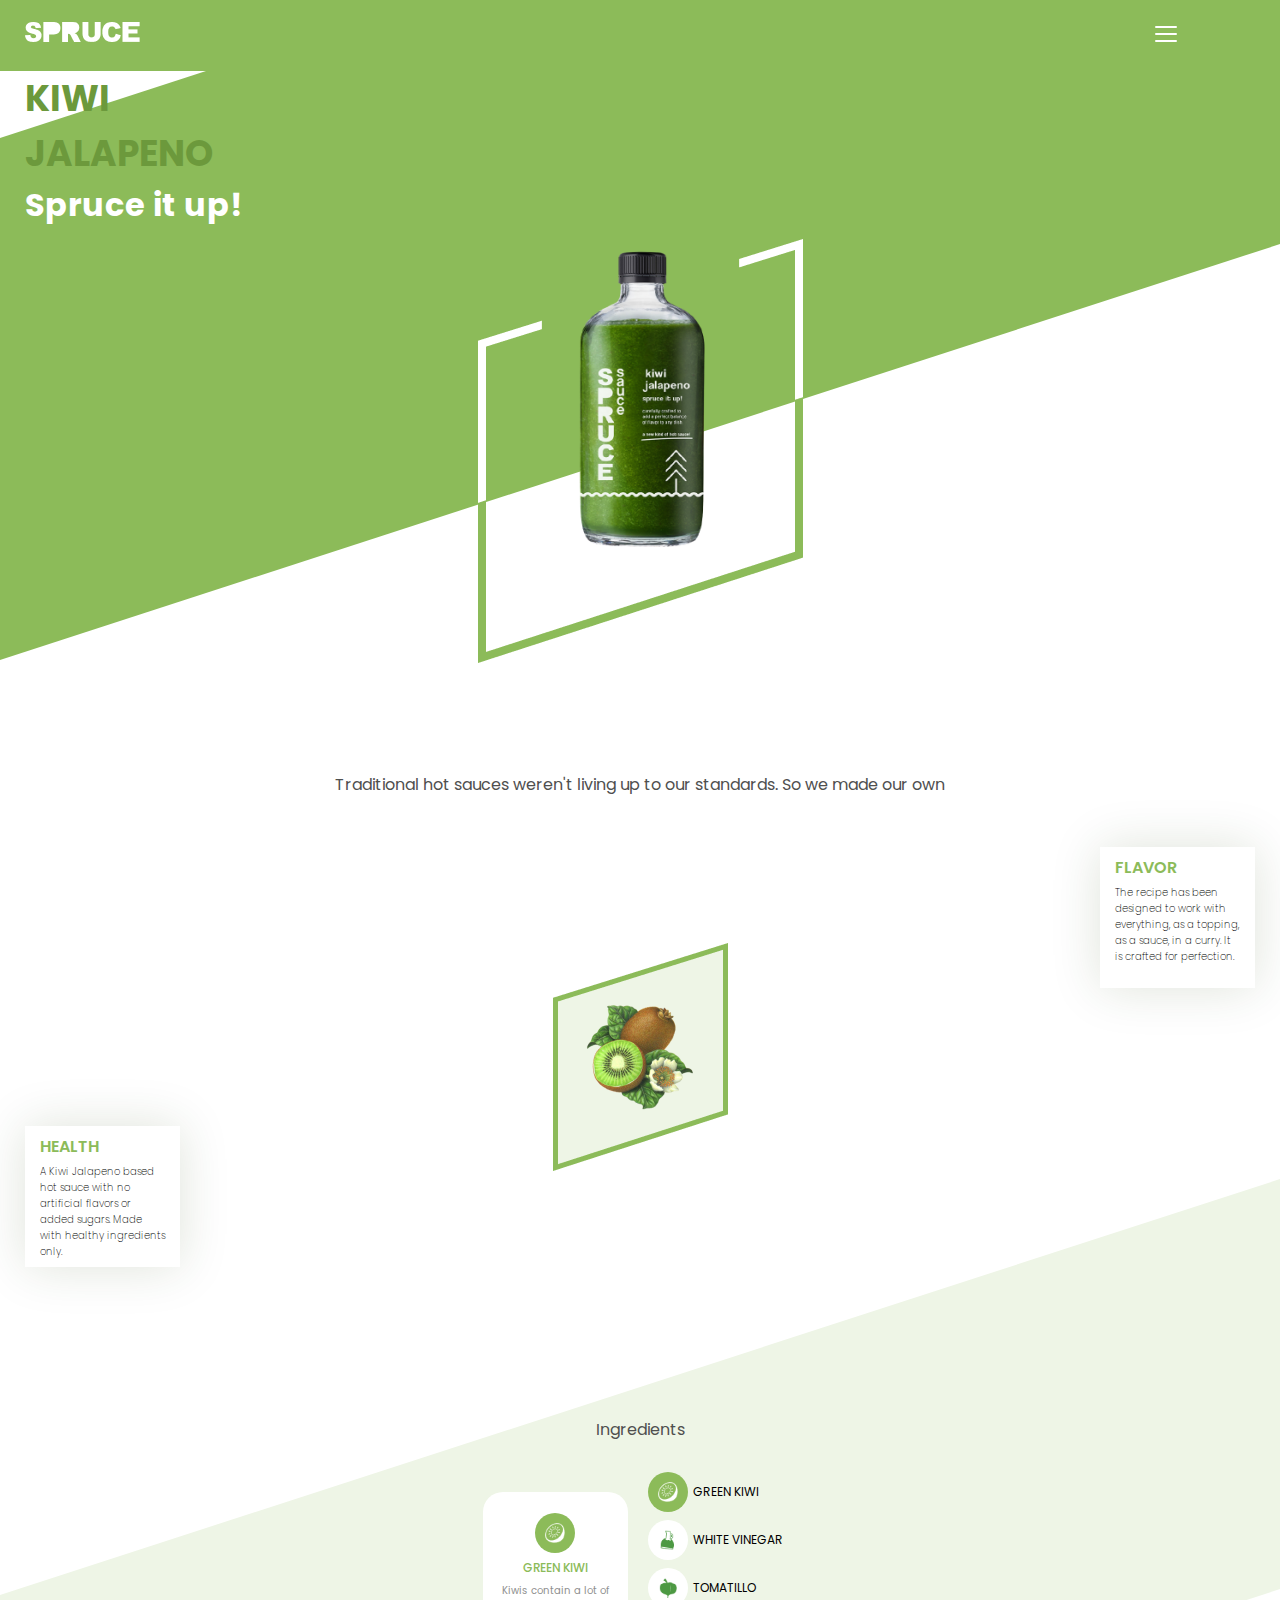
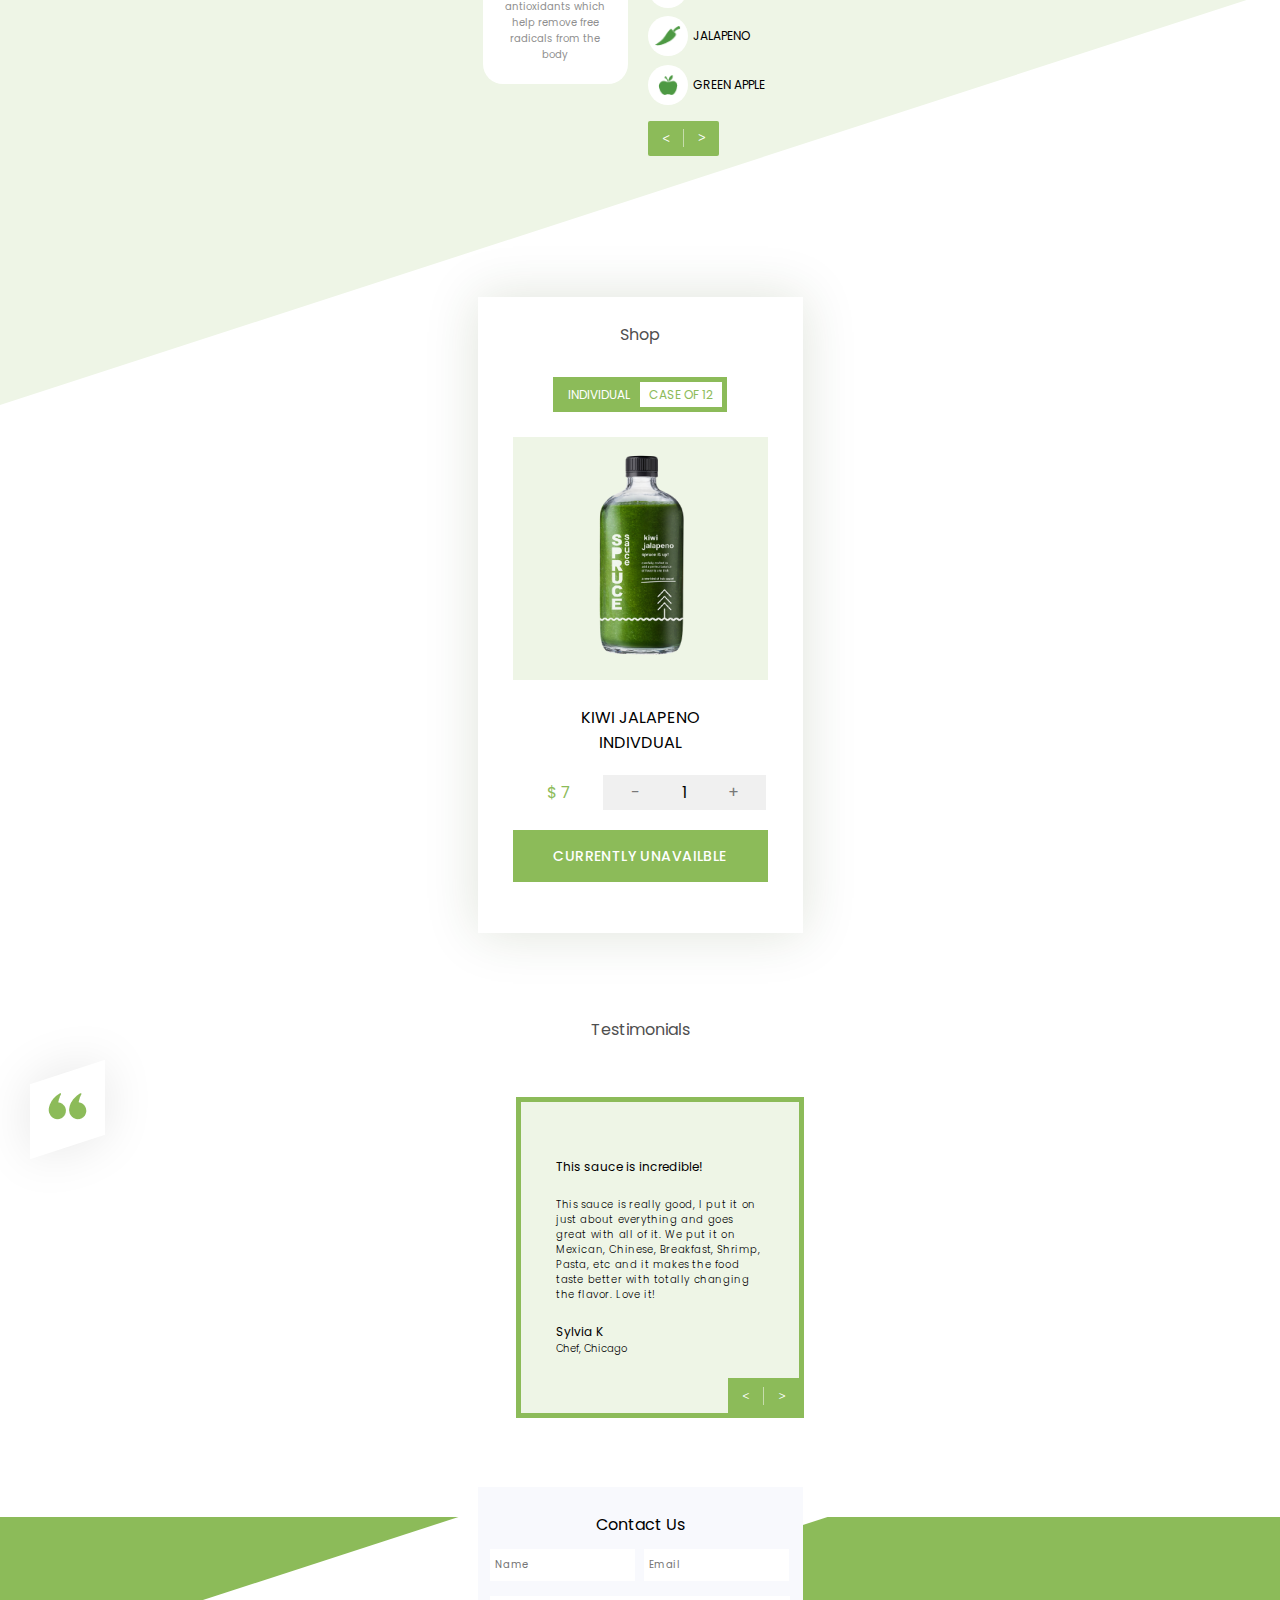
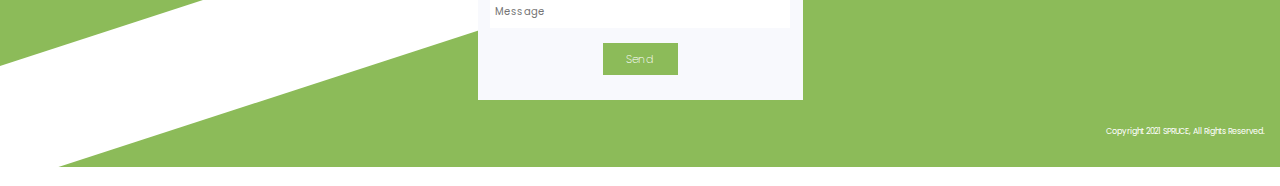
<file: index.html>
<!DOCTYPE html>
<html lang="en">
	<head>
		<meta charset="UTF-8" />
		<meta name="viewport" content="width=device-width, initial-scale=1.0" />
		<link rel="apple-touch-icon" sizes="180x180" href="./img/favicon/apple-touch-icon.png" />
		<link rel="icon" type="image/png" sizes="32x32" href="./img/favicon/favicon-32x32.png" />
		<link rel="icon" type="image/png" sizes="16x16" href="./img/favicon/favicon-16x16.png" />
		<link rel="manifest" href="./img/favicon/site.webmanifest" />
		<link rel="stylesheet" href="./style/style.css" />
		<link rel="preconnect" href="https://fonts.gstatic.com" />
		<link
			href="https://fonts.googleapis.com/css2?family=Poppins:wght@100;200;300;400;500;600;700;800;900&display=swap"
			rel="stylesheet"
		/>
		<title>Spruce Sauce</title>
	</head>
	<body>
		<div class="nav-bar" id="home-section-anchor">
			<div class="spruce-logo">
				<a href="index.html">
					<img src="./img/white-logo-mobile.png" alt="Spruce Logo" />
				</a>
			</div>
			<div id="hamburger-button">
				<span></span>
				<span></span>
				<span></span>
			</div>
		</div>
		<div class="side-nav-bar">
			<div class="side-nav-bar-menu">
				<a href="#home-section-anchor">Home</a>
				<a href="#about-section-anchor">About</a>
				<a href="#ingredient-section-anchor">Ingredients</a>
				<a href="#shop-section-anchor">Shop</a>
				<a href="#testimonial-section-anchor">Testimonials</a>
				<a href="#contact-section-anchor">Contact</a>
			</div>
		</div>
		<div class="welcome-section">
			<div class="welcome-section-unskew">
				<div class="kiwi-jalapeno-title">
					<h1>Kiwi<br />Jalapeno</h1>
				</div>
				<div class="spruce-it-up-title">
					<h1>Spruce it up!</h1>
				</div>
				<div class="welcome-bottle">
					<img src="./img/bottle-border-mobile.png" alt="Spruce Bottle" />
				</div>
			</div>
		</div>
		<div id="about-section-anchor"></div>
		<div class="about-section">
			<div class="section-header">
				<p>Traditional hot sauces weren't living up to our standards. So we made our own</p>
			</div>
			<div class="about-section-image">
				<div class="about-card flavor-card">
					<div class="card-title">
						<span>Flavor</span>
					</div>
					<div class="card-description">
						<p>
							The recipe has been designed to work with everything, as a topping, as a sauce, in a curry. It is crafted
							for perfection.
						</p>
					</div>
				</div>
				<div class="about-card health-card">
					<div class="card-title">
						<span>Health</span>
					</div>
					<div class="card-description">
						<p>
							A Kiwi Jalapeno based hot sauce with no artificial flavors or added sugars. Made with healthy ingredients
							only.
						</p>
					</div>
				</div>
			</div>
		</div>
		<div id="ingredient-section-anchor"></div>
		<div class="ingredient-section">
			<div class="ingredient-section-unskew">
				<div class="section-header">
					<p>Ingredients</p>
				</div>
				<div class="ingredients-outer">
					<div class="zoomed-ingredient-outer">
						<div class="zoomed-ingredient">
							<div class="zoomed-ingredient-icon">
								<div class="zoomed-ingredient-icon-circle">
									<img class="zoomed-ingredient-icon-png" src="./img/icons/Kiwi-3.png" alt="Kiwi Icon" />
								</div>
							</div>
							<div class="zoomed-ingredient-title">Green Kiwi</div>
							<div class="zoomed-ingredient-description">
								Kiwis contain a lot of antioxidants which help remove free radicals from the body
							</div>
						</div>
					</div>
					<div class="ingredient-list-outer">
						<div class="ingredient-list-inner" id="ingredient-list-1">
						<div class="ingredient-outer">
							<div class="ingredient-icon-outer ingredient-icon-selected">
								<img src="./img/icons/Kiwi-3.png" alt="Kiwi Icon" class="ingredient-icon-png" />
							</div>
							<div class="ingredient-title">Green Kiwi</div>
						</div>
						<div class="ingredient-outer">
							<div class="ingredient-icon-outer">
								<img src="./img/icons/Vinegar-2.png" alt="Vinegar Icon" class="ingredient-icon-png" />
							</div>
							<div class="ingredient-title">White Vinegar</div>
						</div>
						<div class="ingredient-outer">
							<div class="ingredient-icon-outer">
								<img src="./img/icons/Tomatiilo-2.png" alt="Tomatiilo Icon" class="ingredient-icon-png" />
							</div>
							<div class="ingredient-title">Tomatillo</div>
						</div>
						<div class="ingredient-outer">
							<div class="ingredient-icon-outer">
								<img src="./img/icons/Jalapeno-2.png" alt="Jalapeno Icon" class="ingredient-icon-png" />
							</div>
							<div class="ingredient-title">Jalapeno</div>
						</div>
						<div class="ingredient-outer">
							<div class="ingredient-icon-outer">
								<img src="./img/icons/Apple-2.png" alt="Apple Icon" class="ingredient-icon-png" />
							</div>
							<div class="ingredient-title">Green Apple</div>
						</div>
						</div>
						<div class="ingredient-list-inner" id="ingredient-list-2">
							<div class="ingredient-outer">
								<div class="ingredient-icon-outer">
									<img src="./img/icons/Lime-2.png" alt="Lime Icon" class="ingredient-icon-png" />
								</div>
								<div class="ingredient-title">Lime</div>
							</div>
							<div class="ingredient-outer">
								<div class="ingredient-icon-outer">
									<img src="./img/icons/Onion-2.png" alt="Onion Icon" class="ingredient-icon-png" />
								</div>
								<div class="ingredient-title">Onion</div>
							</div>
							<div class="ingredient-outer">
								<div class="ingredient-icon-outer">
									<img src="./img/icons/Miso-2.png" alt="Miso Icon" class="ingredient-icon-png" />
								</div>
								<div class="ingredient-title">White Miso</div>
							</div>
							<div class="ingredient-outer">
								<div class="ingredient-icon-outer">
									<img src="./img/icons/Ginger-2.png" alt="Ginger Icon" class="ingredient-icon-png" />
								</div>
								<div class="ingredient-title">Ginger</div>
							</div>
							<div class="ingredient-outer">
								<div class="ingredient-icon-outer">
									<img src="./img/icons/Cilantro-2.png" alt="Cilantro Icon" class="ingredient-icon-png" />
								</div>
								<div class="ingredient-title">Cilanro</div>
							</div>
						</div>
						<div class="ingredient-list-inner" id="ingredient-list-3">
							<div class="ingredient-outer">
								<div class="ingredient-icon-outer">
									<img src="./img/icons/Garlic-2.png" alt="Garlic Icon" class="ingredient-icon-png" />
								</div>
								<div class="ingredient-title">Garlic</div>
							</div>
							<div class="ingredient-outer">
								<div class="ingredient-icon-outer">
									<img src="./img/icons/Cinammon-2.png" alt="Cinnamon Icon" class="ingredient-icon-png" />
								</div>
								<div class="ingredient-title">Cinmamon</div>
							</div>
							<div class="ingredient-outer">
								<div class="ingredient-icon-outer">
									<img src="./img/icons/Cumin-2.png" alt="Cumin Icon" class="ingredient-icon-png" />
								</div>
								<div class="ingredient-title">Cumin</div>
							</div>
							<div class="ingredient-outer">
								<div class="ingredient-icon-outer">
									<img src="./img/icons/Nutmeg-2.png" alt="Nutmeg Icon" class="ingredient-icon-png" />
								</div>
								<div class="ingredient-title">Nutmeg</div>
							</div>
							<div class="ingredient-outer">
								<div class="ingredient-icon-outer">
									<img src="./img/icons/Turmeric-2.png" alt="Turmeric Icon" class="ingredient-icon-png" />
								</div>
								<div class="ingredient-title">Turmeric</div>
							</div>
						</div>
					</div>
					<div class="ingredient-space-holder"></div>
					<div class="ingredient-buttons">
						<div class="ingredient-button-outer">
							<div class="ingredient-button ingredient-button-left"><span>&#5193;</span></div>
							<div class="ingredient-middle-line"></div>
							<div class="ingredient-button ingredient-button-right"><span>&#5193;</span></div>
						</div>
					</div>
				</div>
			</div>
		</div>
		<div id="shop-section-anchor"></div>
		<div class="shop-section">
			<div class="shop-card">
				<div class="section-header">
					<p>Shop</p>
				</div>
				<div class="shop-size-choice-outer">
					<div class="shop-size-choice selected-size-choice" id="shop-size-individual">Individual</div>
					<div class="shop-size-choice" id="shop-size-case">Case of 12</div>
				</div>
				<div class="shop-image">
					<img src="./img/spruce-bottle-mobile.png" alt="Spruce Bottle" />
				</div>
				<div class="shop-image-description">
					<p class="shop-image-description-flavor">Kiwi Jalapeno</p>
					<p class="shop-image-description-size">Indivdual</p>
				</div>
				<div class="price-add-minus">
					<div class="price-amount">
						<p>$ <span id='price-amount-amount'>7</span></p>
					</div>
					<div class="add-minus">
						<div class="amount-button" id="amount-minus">-</div>
						<div id="amount-amount">1</div>
						<div class="amount-button" id="amount-plus">+</div>
					</div>
				</div>
				<div class="add-to-cart-button">Currently Unavailble</div>
			</div>
		</div>
		<div id="testimonial-section-anchor"></div>
		<div class="testimonial-section">
			<div class="section-header">
				<p>Testimonials</p>
			</div>
			<div class="quote-hover">
				<div class="quote-hover-unskew">
					<img src="./img/quote-mobile.png" alt="" />
				</div>
			</div>
			<div class="testimonial-card">
				<div class="review-header">This sauce is incredible!</div>
				<div class="review-body">
					This sauce is really good, I put it on just about everything and goes great with all of it. We put it on Mexican, Chinese, Breakfast, Shrimp, Pasta, etc and it makes the food taste better with totally changing the flavor. Love it!
				</div>
				<div class="review-name-title">
					<div class="review-name">Sylvia K</div>
					<div class="review-title">Chef, Chicago</div>
				</div>
				<div class="review-buttons">
					<div class="review-button-outer">
						<div class="review-button review-button-left"><span>&#5193;</span></div>
						<div class="review-middle-line"></div>
						<div class="review-button review-button-right"><span>&#5193;</span></div>
					</div>
				</div>
			</div>
		</div>
		<div id="contact-section-anchor"></div>
		<div class="contact-section">
			<div class="contact-box">
				<div class="contact-header">
					<p>Contact Us</p>
				</div>
				<form class="contact-input"  action="https://formspree.io/f/xwkwjkyw" method="POST" target="formSending">
					<input type="text" name="name" placeholder="Name" class="contact-input-name" required></input>
					<input type="email" name="_replyto" placeholder="Email" class="contact-input-email" required></input>
					<input type="text" name="message" placeholder="Message" class="contact-input-message" required></input>
					<iframe name="formSending" style="display:none"></iframe>
					<button type="submit" class="contact-send">Send</button>
				</form>
				
			</div>
		</div>
		<div class="footer-section">
			<div class="spruce-logo">
				<a href="index.html">
					<img src="./img/white-logo-mobile.png" alt="Spruce Logo" />
				</a>
			</div>
			<div class="copyright-info">Copyright 2021 SPRUCE, All Rights Reserved.</div>
		</div>
		<script src="./js/app.js"></script>
	</body>
</html>
</file>
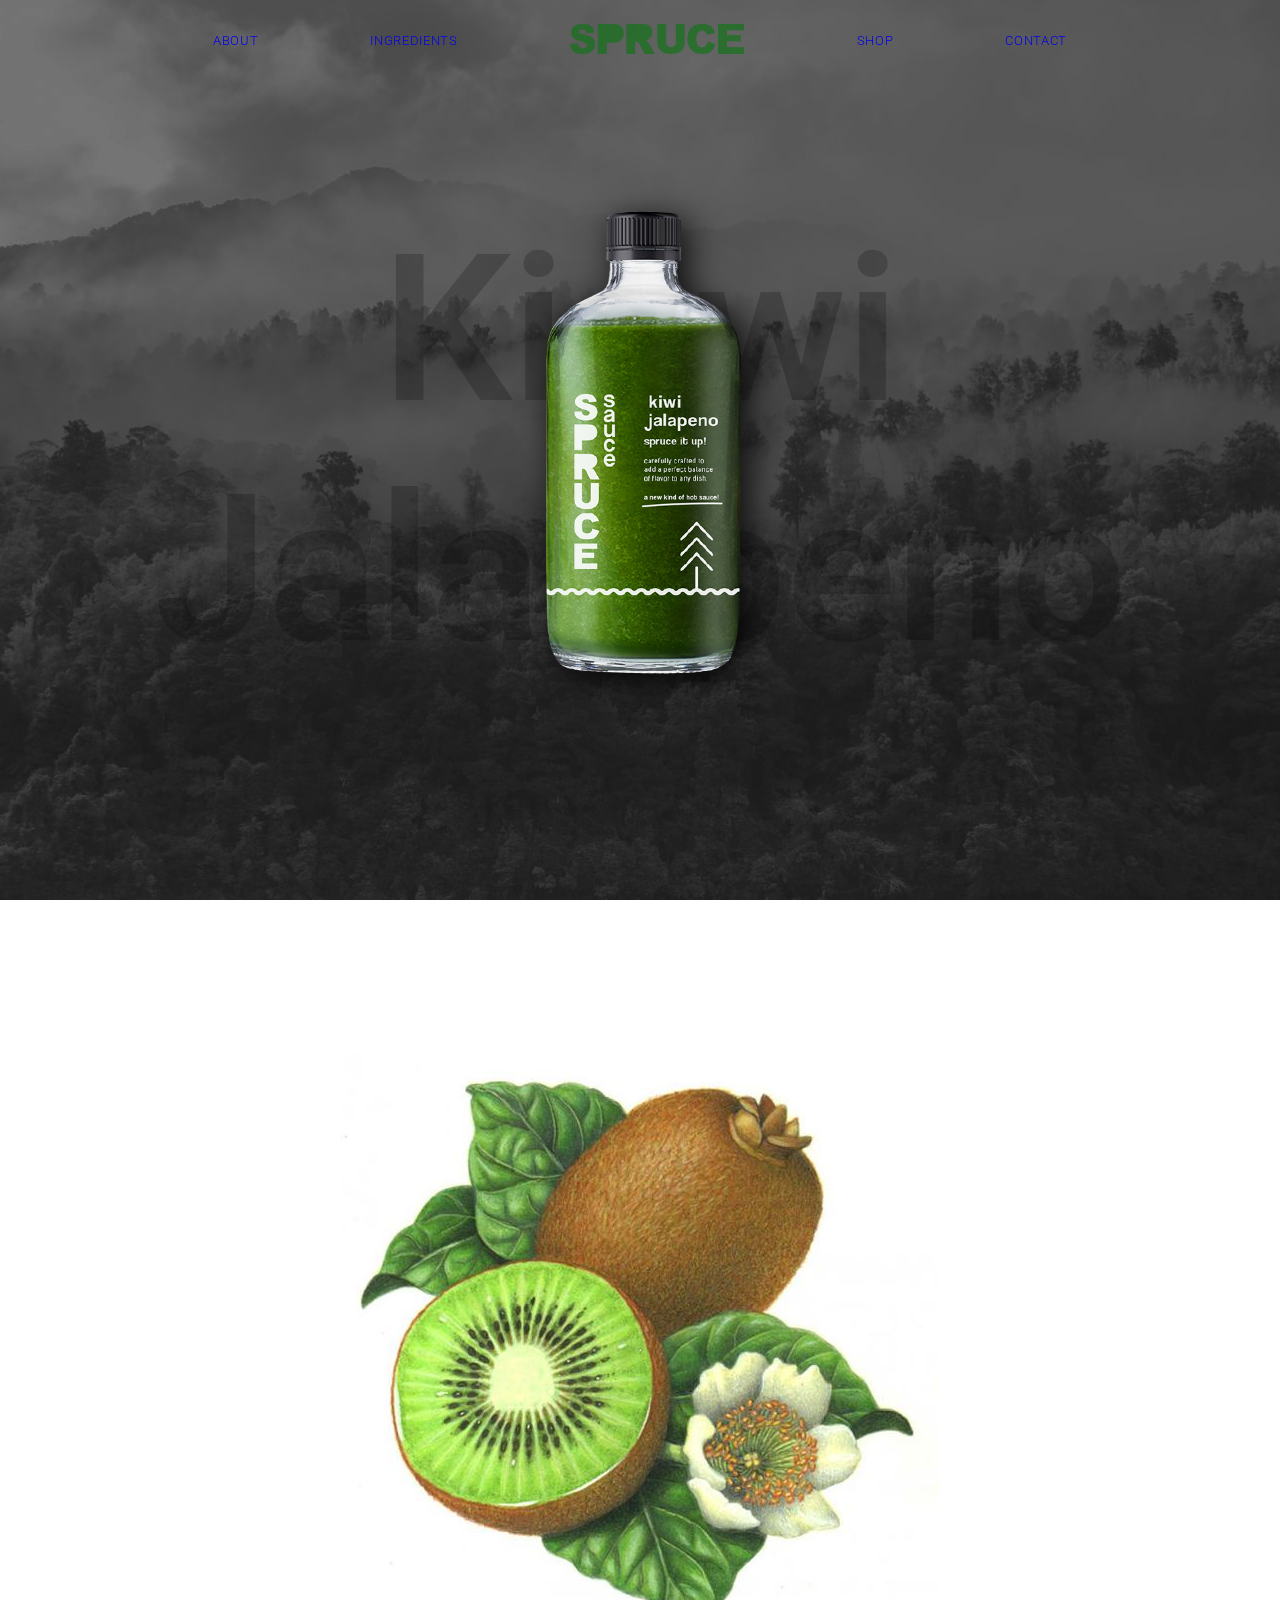
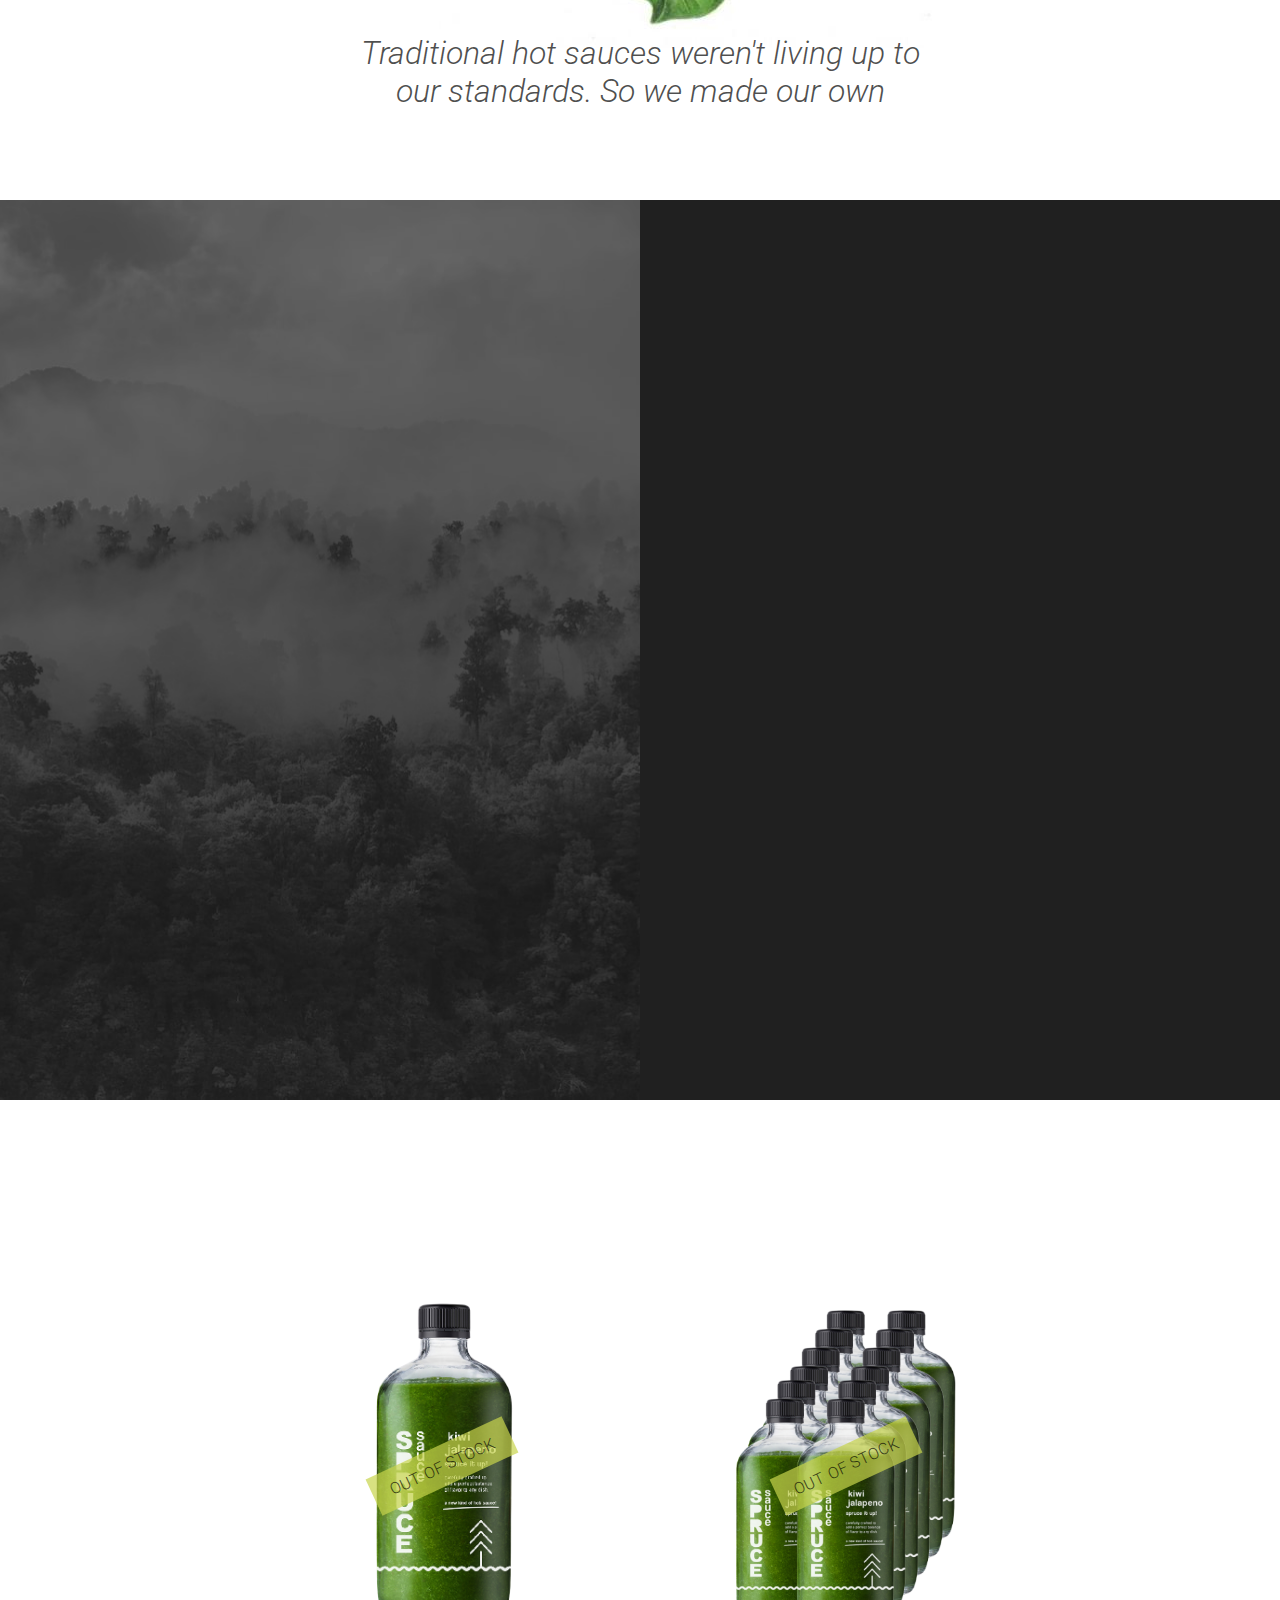
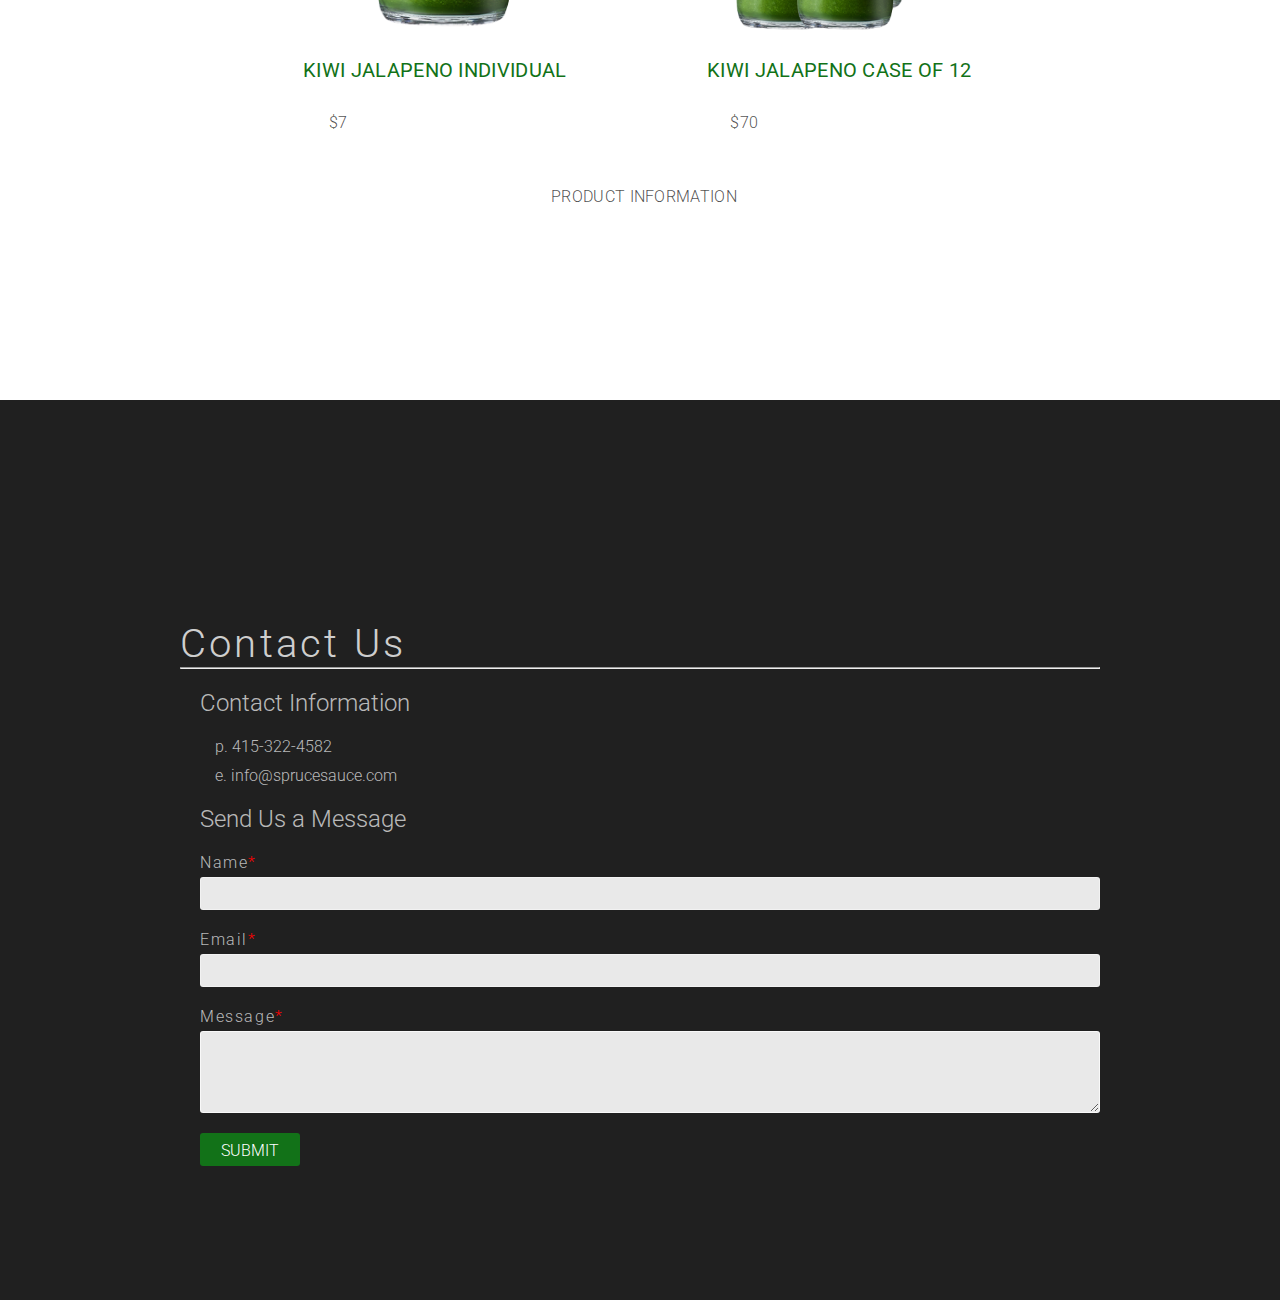
<file: old/index.html>
<!DOCTYPE html>
<html lang="en">
  <head>
    <meta charset="UTF-8" />
    <meta name="viewport" content="width=device-width, initial-scale=1.0" />
    <link rel="apple-touch-icon" sizes="180x180" href="/img/favicon/apple-touch-icon.png">
    <link rel="icon" type="image/png" sizes="32x32" href="/img/favicon/favicon-32x32.png">
    <link rel="icon" type="image/png" sizes="16x16" href="/img/favicon/favicon-16x16.png">
    <link rel="manifest" href="/img/favicon/site.webmanifest">
    <link rel="stylesheet" href="css/style.css" />
    <link
      href="https://fonts.googleapis.com/css2?family=Roboto:ital,wght@0,100;0,300;0,400;0,500;0,700;0,900;1,100;1,300;1,400;1,500;1,700;1,900&display=swap"
      rel="stylesheet"
    />
    <title>Spruce Sauce</title>
  </head>
  <body>
      <div class="nav-container">
        <div class="nav-bar">
          <ul>
            <li><a id="nav-bar-about-li-a" class="nav-bar-link" href="#about-section">About</a></li>
            <li><a id='nav-bar-ingredient-li-a' class="nav-bar-link" href="#ingredient-section">Ingredients</a></li>
            <li>
              <a class="nav-bar-link" href="#welcome-section">
                  <img id="nav-bar-spruce-logo" src="/img/logo/spruce-logo-g-7.png" alt="Spruce Logo">
              </a>
            </li>
            <li><a id='nav-bar-recipe-li-a' class="nav-bar-link" href="#recipe-section">Shop</a></li>
            <li><a id='nav-bar-contact-li-a' class="nav-bar-link" href="#contact-section">Contact</a></li>
            <!-- <li class="nav-bar-last-link"><a href="#"><img  id="nav-bar-shopping-logo" src="/img/cart-logo-l-7.png" alt="Shopping Cart" /></a></li> -->
          </ul>
        </div>
      </div>
      
      <div class="spruce-bottle-wrap">
        <img id="spruce-bottle" src="/img/spruce-bottle.png" alt="Spruce Bottle" />
      </div>

      <div id="welcome-section" class="welcome-wrap section-div">
        <div class="welcome-words">
          <p>Ki<span></span>wi</p><p>Jala<span></span>peno</p>
        </div>
      </div>

      <div id="about-section" class="about-wrap section-div">
        <hr class="about-section-hr">
        <div class="about-section-trio">
            
            <div id='about-section-trio-side-left' class="about-section-trio-side">
                <h4 class="about-subheader">Health</h4>
                <p class="about-section-trio-side-p">A Kiwi Jalapeno based hot sauce with no artificial flavors or added sugars. Made with healthy ingredients only.</p>
            </div>
            <div class="about-section-trio-middle">
                
                <img id="kiwi-drawing" src="/img/kiwi-drawing.jpg" alt="" />
            </div>
            <div id='about-section-trio-side-right' class="about-section-trio-side">
                <h4 class="about-subheader">Flavor</h4>
                <p class="about-section-trio-side-p">The recipe has been designed to work with everything, as a topping, as a sauce, in a curry. It is crafted for perfection.</p>
            </div>
        </div>
        <h1 class='about-section-tagline'>Traditional hot sauces weren't living up to our standards. So we made our own</h1>
      </div>

      <div id="ingredient-section" class="ingredient-wrap section-div">
        <div class="svg-section">
            <svg height="600" width="600">
                <line class="ingredient-line ingredient-line-1" x1="170" y1="300" x2="500" y2="300" style="stroke:rgb(255,255,255);" />
                <line class="ingredient-line ingredient-line-2" x1="170" y1="73" x2="170" y2="300" style="stroke:rgb(255,255,255);" />
                <line class="ingredient-line ingredient-line-3" x1="170" y1="108" x2="170" y2="300" style="stroke:rgb(255,255,255);" />
                <line class="ingredient-line ingredient-line-4" x1="170" y1="143" x2="170" y2="300" style="stroke:rgb(255,255,255);" />
                <line class="ingredient-line ingredient-line-5" x1="170" y1="178" x2="170" y2="300" style="stroke:rgb(255,255,255);" />
                <line class="ingredient-line ingredient-line-6" x1="170" y1="213" x2="170" y2="300" style="stroke:rgb(255,255,255);" />
                <line class="ingredient-line ingredient-line-7" x1="170" y1="248" x2="170" y2="300" style="stroke:rgb(255,255,255);" />
                <line class="ingredient-line ingredient-line-8" x1="170" y1="283" x2="170" y2="300" style="stroke:rgb(255,255,255);" />
                <line class="ingredient-line ingredient-line-9" x1="170" y1="318" x2="170" y2="300" style="stroke:rgb(255,255,255);" />
                <line class="ingredient-line ingredient-line-10" x1="170" y1="353" x2="170" y2="300" style="stroke:rgb(255,255,255);" />
                <line class="ingredient-line ingredient-line-11" x1="170" y1="388" x2="170" y2="300" style="stroke:rgb(255,255,255);" />
                <line class="ingredient-line ingredient-line-12" x1="170" y1="423" x2="170" y2="300" style="stroke:rgb(255,255,255);" />
                <line class="ingredient-line ingredient-line-13" x1="170" y1="458" x2="170" y2="300" style="stroke:rgb(255,255,255);" />
                <line class="ingredient-line ingredient-line-14" x1="170" y1="493" x2="170" y2="300" style="stroke:rgb(255,255,255);" />
                <line class="ingredient-line ingredient-line-15" x1="170" y1="528" x2="170" y2="300" style="stroke:rgb(255,255,255);" />
                <line class="ingredient-line ingredient-line-16" x1="170" y1="563" x2="170" y2="300" style="stroke:rgb(255,255,255);" />
            </svg>
        </div>
        <div class="ingredient-left">
            <ul class="ingredient-left-list">
                <li id="ingredient-item-1" class="ingredient-icon icon-a"><img src="./img/icons/icon-kiwi.png" alt="Kiwi">  Green Kiwi</li>
                <li id="ingredient-item-2" class="ingredient-icon icon-b"><img src="./img/icons/icon-jalapeno.png" alt="Jalapeno">  Roasted Jalapeno</li>
                <li id="ingredient-item-3" class="ingredient-icon icon-c"><img src="./img/icons/icon-vinegar.png" alt="Vinegar">  White Vinegar</li>
                <li id="ingredient-item-4" class="ingredient-icon icon-d"><img src="./img/icons/icon-tomatillo.png" alt="Tomatillo">  Tomatillo</li>
                <li id="ingredient-item-5" class="ingredient-icon icon-e"><img src="./img/icons/icon-onion.png" alt="Onion">  Yellow Onion</li>
                <li id="ingredient-item-6" class="ingredient-icon icon-f"><img src="./img/icons/icon-apple.png" alt="Apple">  Green Apple</li>
                <li id="ingredient-item-7" class="ingredient-icon icon-g"><img src="./img/icons/icon-lime.png" alt="Lime">  Lime</li>
                <li id="ingredient-item-8" class="ingredient-icon icon-h"><img src="./img/icons/icon-miso.png" alt="Miso">  White Miso</li>
                <li id="ingredient-item-9" class="ingredient-icon icon-g"><img src="./img/icons/icon-cilantro.png" alt="Cilantro">  Cilantro</li>
                <li id="ingredient-item-10" class="ingredient-icon icon-f"><img src="./img/icons/icon-ginger.png" alt="Ginger">  Ginger</li>
                <li id="ingredient-item-11" class="ingredient-icon icon-e"><img src="./img/icons/icon-garlic.png" alt="Garlic">  Garlic</li>
                <li id="ingredient-item-12" class="ingredient-icon icon-d"><img src="./img/icons/icon-cinnamon.png" alt="Cinnamon">  Cinnamon</li>
                <li id="ingredient-item-13" class="ingredient-icon icon-c"><img src="./img/icons/icon-cumin.png" alt="Cumin">  Cumin</li>
                <li id="ingredient-item-14" class="ingredient-icon icon-b"><img src="./img/icons/icon-nutmeg.png" alt="Nutmeg">  Nutmeg</li>
                <li id="ingredient-item-15" class="ingredient-icon icon-a"><img src="./img/icons/icon-turmeric.png" alt="Turmeric">  Turmeric</li>
            </ul>
        </div>
        <div class="ingredient-right">
            <div class="ingredient-right-box">
                <div class="ingredient-right-background"></div>
                <div class="ingredient-right-text">
                    <h1 class="ingredient-right-text-title"></h1>
                    <p></p>
                </div>
            </div>

        </div>
      </div>

      <div id="recipe-section" class="recipe-wrap section-div">
          <div class="shopping-wrap">

            
              <div id="shopping-card-original" class="shopping-card">
                  <div class="shopping-card-main">
                    <div id="shop-bottle-background" class="shopping-card-main-background">
                        <div class="out-of-stock">Out of Stock</div>
                    </div>
                    <div class="shopping-card-main-title">Kiwi Jalapeno Individual</div>
                  </div>
                  <div class="shopping-card-footer">
                      <div class="shopping-card-footer-price">$7</div>
                      <div class="shopping-card-footer-add-minus-cart gone-without-hover">
                          <div></div>
                          <div id='bottle-minus' class="add-minus-cart-minus">-</div>
                          <div id='bottle-total' class="add-minus-cart-amount">0</div>
                          <div id='bottle-plus' class="add-minus-cart-plus">+</div>
                          <div></div>
                      </div>
                      <div class="shopping-card-footer-add-to-cart gone-without-hover">
                          Add to Cart
                      </div>
                  </div>
              </div>
              <div id="shopping-card-case" class="shopping-card">
                <div class="shopping-card-main">
                  <div id="shop-case-background" class="shopping-card-main-background">
                    <div class="out-of-stock">Out of Stock</div>
                  </div>
                  <div class="shopping-card-main-title">Kiwi Jalapeno Case of 12</div>
                </div>
                <div class="shopping-card-footer">
                    <div class="shopping-card-footer-price"><span style="display:none" class='price-discount'>$80</span>&nbsp;$70</div>
                    <div class="shopping-card-footer-add-minus-cart gone-without-hover">
                        <div></div>
                        <div id='case-minus' class="add-minus-cart-minus">-</div>
                        <div id='case-total' class="add-minus-cart-amount">0</div>
                        <div id='case-plus' class="add-minus-cart-plus">+</div>
                        <div></div>
                    </div>
                    <div class="shopping-card-footer-add-to-cart gone-without-hover">
                        Add to Cart
                    </div>
                </div>
            </div>
            <div class='sell-sheet' >
                <a target='_blank' href='/img/Sell-Sheet.pdf'>Product Information</a>
            </div>
          </div>
      </div>

      <div id="contact-section" class="contact-wrap section-div">
          
        <div class="contact-form-outer">
            <h1 class="form-title">Contact Us</h1>
            <hr>
            <h2 class='contact-subtitle'>Contact Information</h2>
            <p class='contact-subtitle-subtitle'>p. 415-322-4582</p>
            <p class='contact-subtitle-subtitle'>e. <a href='mailto:info@sprucesauce.com' target='_blank'>info@sprucesauce.com</a></p>
            <h2 class='contact-subtitle'>Send Us a Message</h2>
            <form id="contact-form" action="https://formspree.io/f/mgepydyg" method="POST">
                <div class="form-field">
                    <label for="nameInput">Name<span class="form-red">*</span></label>
                    <input type="text" id="nameInput" name="nameInput" required>
                </div>
                <div class="form-field">
                    <label for="emailInput">Email<span class="form-red">*</span></label>
                    <input type="email" id="emailInput" name="emailInput" required>
                </div>
                <div class="form-field" style="display:none">
                    <label for="subjectInput">Subject<span class="form-red">*</span></label>
                    <input type="text" id="subjectInput" name="subjectInput" >
                </div>
                <div class="form-field">
                    <label for="messageInput">Message<span class="form-red">*</span></label>
                    <textarea id="messageInput" name="messageInput" required></textarea>
                </div>
                <input type="submit" id="contactSubmit" value="Submit">
            </form>
        </div>
      </div>

      <script src="/js/app.js" type="text/javascript"></script>
    </div>
  </body>
</html>
</file>
<file: old/css/style.css>
/* Root */
* {
  /* border: 1px solid rgb(224, 224, 224); */
  margin: 0;
  padding: 0;
  scrollbar-width: none;
  overscroll-behavior: none;
  box-sizing: border-box;
  font-family: 'Roboto', sans-serif;
}

::-webkit-scrollbar {
  width: 0px;
  background: transparent;
}

:root {
  --green-text-color-dark: #34721e;
  --green-text-color-light: #449228;
  --blue-text-color-dark: #2f2570;
  --gray-box-shadow-light: #666;
  --gray-box-shadow-dark: rgb(37, 37, 37);
}

html {
  scroll-snap-type: y mandatory;
  scroll-behavior: smooth;
}

/* Section - Navigation Bar */
.nav-container {
  position: fixed;
  display: flex;
  width: 100%;
  z-index: 1;
}
.nav-bar {
  position: relative;
  width: 100%;
  height: 80px;
  display: flex;
  justify-content: center;
  align-items: center;
  padding: 0 30px;
}

.nav-bar ul {
  width: 100%;
  padding: 0 15%;
  display: flex;
  list-style: none;
  position: relative;
  justify-content: space-between;
}

.nav-bar ul li {
  display: flex;
  align-items: center;
}

.nav-bar ul li a {
  transition: all 0.5s ease;
}

.nav-bar-link {
  font-size: 13px;
  text-transform: uppercase;
  font-weight: 300;
  letter-spacing: 0.05em;
  z-index: 2;
  text-decoration: none;
}

.nbl-light {
  color: rgba(255, 255, 255, 0.7);
}
.nbl-light:hover {
  color: white;
}
.nbl-dark {
  color: rgba(0, 0, 0, 0.7);
}
.nbl-dark:hover {
  color: black;
}

.nav-bar-last-link {
  position: absolute;
  right: 0px;
}

#nav-bar-shopping-logo {
  height: 30px;
}

.nav-link-dark-border {
  border-bottom: 1px solid black;
  color: black;
  pointer-events: none;
}

.nav-link-white-border {
  border-bottom: 1px solid white;
  color: white;
  pointer-events: none;
}

/* Section - Welcome Section */
.welcome-wrap {
  background: url('/img/forest-dark.png');
  background-size: cover;
  background-position: center;
  height: 100vh;
  scroll-snap-align: start;
  scroll-snap-stop: always;
  display: flex;
  justify-content: center;
  align-items: center;
  transition: all 2s ease;
}

.welcome-words {
  position: absolute;
  font-size: 16vw;
  font-weight: 600;
  text-align: center;
  color: rgba(0, 0, 0, 0.2);
}

.welcome-words p span {
  margin: 0 70px 0 60px;
}

/* Float - Spruce Bottle */
.spruce-bottle-wrap {
  position: fixed;
  top: 50%;
  left: 50%;
  margin-top: -250px;
  margin-left: -112px;
  z-index: 1;
}
#spruce-bottle {
  height: 500px;
  filter: drop-shadow(7px 7px 17px rgba(0, 0, 0, 0.863));
  transition: all 0.5s ease;
}

/* Section - About */
.about-wrap {
  display: grid;
  width: 100%;
  justify-content: center;
  position: relative;
  align-items: center;
  content: '';
  background-size: 20px;
  background-position: 50% 50%;
  height: 100vh;
  scroll-snap-align: center;
  scroll-snap-stop: always;
  z-index: -2;
}

.about-section-hr {
  width: 0px;
  display: block;
  /* width: 610px; */
  position: absolute;
  left: 50%;
  transform: translateX(-50%);
  transition: width 1s ease-out;
}

.about-section-trio {
  display: flex;
  /* margin: 50% auto;
  transform: translateY(-50%); */
}

.about-section-trio-side {
  flex: 1;
  display: flex;
  align-items: center;
  justify-content: center;
}

.about-subheader {
  position: absolute;
  transform: translateY(-160px);
  font-weight: 300;
  font-size: 30px;
  color: #127218;
  opacity: 0;
}
.about-section-trio-side-p {
  text-align: center;
  padding: 20px;
  max-width: 270px;
  font-weight: 300;
  opacity: 0;
  transition: opacity 1s ease-out;
  font-size: 20px;
  z-index: 4;
  background-color: white;
  line-height: 36px;
  display: flex;
  align-items: center;
  justify-content: center;
  letter-spacing: 0.02em;
  color: #127218;
  border: 1px solid rgba(0, 0, 0, 0.7);
}

.about-section-trio-middle {
  display: flex;
  align-items: center;
  /* position: relative; */
  justify-content: center;
  flex: 1 0;
  /* width: 700px; */
}

#kiwi-drawing {
  transition: height 1s ease;
}

.about-section-tagline {
  position: absolute;
  bottom: 5%;
  left: 50%;
  transform: translateX(-50%);
  font-weight: 300;
  max-width: 600px;
  text-align: center;
  color: rgba(0, 0, 0, 0.7);
  font-style: italic;
}

/* Section - Ingredients */
.ingredient-wrap * {
  box-sizing: border-box;
}
.ingredient-wrap {
  background: rgb(32, 32, 32);
  height: 100vh;
  position: relative;
  scroll-snap-align: center;
  scroll-snap-stop: always;
  display: grid;
  grid-template-columns: 1fr 1fr;
}

.svg-section {
  position: absolute;
  z-index: 0;
  top: 50%;
  left: 50%;
  transform: translate(-50%, -50%);
}

.ingredient-left {
  height: 100vh;
  background: url('/img/forest-dark.png');
  display: grid;
  align-items: center;
  background-size: cover;
  background-repeat: no-repeat;
  background-position: center;
}

.ingredient-right-box {
  display: none;
  height: 250px;
  padding: 5px;
  margin-left: 200px;
  width: 250px;
  position: relative;
  border: 1px solid rgba(255, 255, 255, 0.7);
}

.ingredient-right-background {
  height: 100%;
  background: url('/img/closeups/jalapeno-closeup.jpg');
  background-size: cover;
  background-repeat: no-repeat;
  background-position: center;
  /* transition: all 0.5s ease; */
  opacity: 100;
}

.ingredient-right-text {
  position: absolute;
  top: 0;
  left: 0;
  height: 237px;
  margin: 6px;
  width: 237px;
  text-align: center;
  padding: 15px;
  background: rgba(255, 255, 255, 0.4);
  display: flex;
  justify-content: center;
  align-items: center;
  flex-direction: column;
}

.ingredient-right-text-title {
  margin-bottom: 10px;
}

.ingredient-right {
  height: 100vh;
  display: grid;
  align-items: center;
}

.ingredient-left-list {
  list-style: none;
  line-height: 2;
  position: relative;
  width: 350px;
  margin-right: 130px;
  margin-left: auto;
}

.ingredient-icon {
  color: rgba(255, 255, 255, 0.7);
  font-weight: 300;
  font-size: 17px;
  text-transform: uppercase;
  border-bottom: 1px solid rgba(255, 255, 255, 0);
  letter-spacing: 0.05em;
  display: flex;
  align-items: center;
  cursor: pointer;
  opacity: 0;
  animation: opacity 2s ease transform 1s ease;
  transform: translateY(150px);
}

.ingredient-icon-seen {
  opacity: 1;
  animation: opacity 2s ease transform 1s ease;
  transform: translateY(0px);
}

.ingredient-line {
  display: none;
}

.ingredient-icon img {
  height: 20px;
  margin-right: 10px;
}

.ingredient-left-list .icon-a {
  margin-left: 125px;
}

.ingredient-left-list .icon-b {
  margin-left: 101px;
}

.ingredient-left-list .icon-c {
  margin-left: 81px;
}

.ingredient-left-list .icon-d {
  margin-left: 71px;
}

.ingredient-left-list .icon-e {
  margin-left: 64px;
}

.ingredient-left-list .icon-f {
  margin-left: 58px;
}

.ingredient-left-list .icon-g {
  margin-left: 53px;
}

.ingredient-left-list .icon-h {
  margin-left: 50px;
}

/* Section - Recipes */
.recipe-wrap {
  background: white;
  height: 100vh;
  scroll-snap-align: center;
  scroll-snap-stop: always;
  display: grid;
  align-items: center;
  justify-content: center;
  color: rgba(0, 0, 0, 0.7);
  text-transform: uppercase;
  font-weight: 300;
  letter-spacing: 0.02em;
}

.shopping-wrap * {
  border: 1px solid rgba(0, 128, 0, 0);
}

.shopping-wrap {
  display: grid;
  justify-content: space-between;
  grid-template-rows: 1fr 60px;
  grid-template-columns: 1fr 1fr;
  width: 800px;
}

.sell-sheet {
  grid-column: 1 / span 2;
  text-decoration: none;
  text-align: center;
  display: flex;
  align-items: center;
  justify-content: center;
}

.sell-sheet * {
  transition: all 0.4s ease;
}

.sell-sheet a {
  color: rgba(0, 0, 0, 0.7);
  text-decoration: none;
}

.sell-sheet a:hover {
  color: rgba(0, 0, 0);
}

.sell-sheet a::after {
  content: '';
  width: 0px;
  height: 1px;
  display: block;
  background: white;
  transition: all 0.4s ease;
}

.sell-sheet a:hover::after {
  background: black;
  transition: all 0.4s ease;
}

.shopping-card {
  transition: box-shadow 0.3s;
  padding: 20px 50px;
}

.shopping-card:hover {
  box-shadow: 0 0 11px rgba(33, 33, 33, 0.2);
}

.gone-without-hover {
  display: grid;
  visibility: hidden;
}

.shopping-card:hover .gone-without-hover {
  visibility: visible;
}
.shopping-card-main-title {
  display: flex;
  height: 50px;
  align-items: center;
  font-weight: 400;
  color: #127218;
  font-size: 20px;
  padding-left: 10px;
}

.shopping-card-footer {
  display: grid;
  grid-template-columns: 0.8fr 0.8fr 1fr;
  height: 50px;
  align-items: center;
  justify-content: space-evenly;
}

.shopping-card-footer-price {
  display: flex;
  justify-content: center;
  align-items: center;
}

.shopping-card-footer-add-minus-cart {
  display: grid;
  grid-template-columns: 1fr 1fr 1fr 1fr 1fr;
  height: 50px;
  align-items: center;
  text-align: center;
  justify-content: space-evenly;
}

.add-minus-cart-minus {
  cursor: pointer;
}

.add-minus-cart-minus::selection {
  color: none;
  background: none;
}

.add-minus-cart-plus {
  cursor: pointer;
}

.add-minus-cart-plus::selection {
  color: none;
  background: none;
}

.shopping-card-footer-add-to-cart {
  cursor: not-allowed;
  color: white;
  background: #127218;
  height: 40px;
  display: grid;
  justify-content: center;
  align-items: center;
  text-align: center;
}

.price-discount {
  color: red;
  text-decoration: line-through;
}

.shopping-card-main-background {
  height: 350px;
  width: 300px;
  background-size: contain;
  background-repeat: no-repeat;
  background-position: center;
}

#shop-bottle-background {
  background-image: url('/img/spruce-bottle.png');
}

#shop-case-background {
  background-image: url('/img/spruce-case.png');
  background-size: 220px;
}

.out-of-stock {
  width: 150px;
  height: 40px;
  display: flex;
  align-items: center;
  justify-content: center;
  text-align: center;
  position: relative;
  margin: 150px auto;
  background-color: rgba(199, 212, 75, 0.7);
  transform: rotate(-25deg);
}

/* Section - Contact */
.contact-wrap {
  background: rgb(32, 32, 32);
  height: 100vh;
  padding: 20vh 0;
  scroll-snap-align: center;
  scroll-snap-stop: always;
}

.contact-form-outer {
  max-width: 1000px;
  width: 100%;
  margin: auto;
  padding: 2.5rem;
}

.form-title {
  color: rgba(255, 255, 255, 0.8);
  font-size: 40px;
  font-weight: 300;
  letter-spacing: 0.2rem;
}

.contact-form-outer .form-red {
  color: red;
}

#contact-form .form-field {
  margin: 20px 0 20px 20px;
  display: flex;
  flex-direction: column;
}

#contact-form label {
  color: rgba(255, 255, 255, 0.7);
  margin-bottom: 5px;
  letter-spacing: 0.1em;
  font-weight: 300;
}

.contact-form-outer input {
  width: auto;
  padding-left: 10px;
  height: 33px;
  line-height: 35px;
  font-size: 16px;
  outline: 0;
  background: rgba(255, 255, 255, 0.9);
  border: 1px solid rgba(255, 255, 255, 0.4);
  border-radius: 3px;
}

.contact-form-outer textarea {
  width: auto;
  line-height: 35px;
  font-size: 16px;
  outline: 0;
  border: 1px solid rgba(255, 255, 255, 0.7);
  border-radius: 3px;
  padding: 5px 10px;
  background: rgba(255, 255, 255, 0.9);
}

.contact-form-outer .contact-subtitle {
  color: rgba(255, 255, 255, 0.7);
  font-weight: 300;
  margin: 20px;
}

.contact-form-outer .contact-subtitle-subtitle {
  color: rgba(255, 255, 255, 0.7);
  font-weight: 300;
  margin: 10px 35px;
}

.contact-form-outer .contact-subtitle-subtitle a {
  color: rgba(255, 255, 255, 0.7);
  text-decoration: none;
}

.contact-form-outer .contact-subtitle-subtitle a:hover {
  color: rgba(255, 255, 255);
  text-decoration: underline;
}

#contactSubmit {
  background: rgba(18, 114, 24);
  border-radius: 3px;
  cursor: pointer;
  width: 100px;
  margin-left: 20px;
  padding-left: 0px;
  border: none;
  outline: none;
  text-transform: uppercase;
  color: white;
  font-weight: 300;
  transition: background-color 0.2s ease-in-out;
}

#contactSubmit:hover {
  background: rgb(61, 153, 67);
}

/* Media Sections */

/* Query for Phones */
@media screen and (max-width: 767px) {
  ::-webkit-scrollbar {
    width: 10px;
    background: white;
  }
  html {
    scroll-snap-type: y none;
    scroll-behavior: smooth;
  }
}

/* Query for Welcome Page for Tablets */
@media screen and (max-width: 800px) {
  #nav-bar-spruce-logo {
    width: 27px;
    height: 34px;
    object-fit: cover;
    object-position: 0% 50%;
  }
}

/* Query for Welcome Page for Tablets */
@media screen and (max-width: 1180px) {
  .about-section-hr {
    display: none;
  }

  .about-section-trio-side {
    position: absolute;
    width: 500px;
    transform: translateY(310px);
  }

  .about-section-trio-side-p {
    max-width: 414px;
    padding: 15px;
    line-height: 26px;
  }

  .about-subheader {
    transform: translateY(-80px);
    color: white;
    text-shadow: 0px 0px 10px #127218, 0px 0px 8px #127218, 0px 0px 6px #127218
}
  }

  #about-section-trio-side-left {
    transform: translateY(90px);
  }

  .about-section-tagline {
      width: 700px;
      bottom: 10%;
  }

}
</file>
<file: style/style.css>
/* CSS Reset */

* {
	margin: 0;
	padding: 0;
	font-family: 'Poppins', sans-serif;
	scroll-behavior: smooth;
}

/* Page Colors */

:root {
	--super-light-green: #eef5e6;
	--light-green: #8cbb59;
	--dark-green: #6c993c;
	--super-light-gray: #f0f0f0;
	--light-gray: #8f8f8f;
	--contact-gray: #f8f9fd;
	--add-minus-gray: #787878;
	--medium-gray: #4f4f4f;
	--white: #fff;
}

/* Nav Bar - Main */

.nav-bar {
	position: fixed;
	display: flex;
	flex: 1;
	background-color: var(--light-green);
	z-index: 3;
	padding: 22px 25px;
	justify-content: space-between;
	align-items: center;
	width: 90vw;
}

/* Nav Bar - Hamburger Button */

#hamburger-button {
	width: 22px;
	height: 20px;
	z-index: 1;
	position: relative;
	-webkit-transform: rotate(0deg);
	-moz-transform: rotate(0deg);
	-o-transform: rotate(0deg);
	transform: rotate(0deg);
	-webkit-transition: 0.5s ease-in-out;
	-moz-transition: 0.5s ease-in-out;
	-o-transition: 0.5s ease-in-out;
	transition: 0.5s ease-in-out;
	cursor: pointer;
}

#hamburger-button span {
	display: block;
	position: absolute;
	height: 2px;
	width: 100%;
	background: var(--white);
	border-radius: 5px;
	opacity: 1;
	left: 0;
	-webkit-transform: rotate(0deg);
	-moz-transform: rotate(0deg);
	-o-transform: rotate(0deg);
	transform: rotate(0deg);
	-webkit-transition: 0.25s ease-in-out;
	-moz-transition: 0.25s ease-in-out;
	-o-transition: 0.25s ease-in-out;
	transition: 0.25s ease-in-out;
}

#hamburger-button span:nth-child(1) {
	top: 0px;
	-webkit-transform-origin: left center;
	-moz-transform-origin: left center;
	-o-transform-origin: left center;
	transform-origin: left center;
}

#hamburger-button span:nth-child(2) {
	top: 7px;
	-webkit-transform-origin: left center;
	-moz-transform-origin: left center;
	-o-transform-origin: left center;
	transform-origin: left center;
}

#hamburger-button span:nth-child(3) {
	top: 14px;
	-webkit-transform-origin: left center;
	-moz-transform-origin: left center;
	-o-transform-origin: left center;
	transform-origin: left center;
}

#hamburger-button.open span:nth-child(1) {
	-webkit-transform: rotate(45deg);
	-moz-transform: rotate(45deg);
	-o-transform: rotate(45deg);
	transform: rotate(45deg);
}

#hamburger-button.open span:nth-child(2) {
	width: 0%;
	opacity: 0;
}

#hamburger-button.open span:nth-child(3) {
	-webkit-transform: rotate(-45deg);
	-moz-transform: rotate(-45deg);
	-o-transform: rotate(-45deg);
	transform: rotate(-45deg);
	top: 15px;
}

/* Nav Bar - Side Bar */

.side-nav-bar {
	position: fixed;
	top: 71px;
	right: 0;
	z-index: 3;
	background-color: white;
	transition: transform 450ms ease-in-out;
	transform: translateX(250px);
}

.side-nav-bar-active {
	transform: translateX(0px);
}

.side-nav-bar-menu {
	display: flex;
	flex-direction: column;
	text-align: end;
	width: 110px;
	padding: 30px 30px 20px 80px;
	/* box-shadow: 0px 0px 90px 50px rgb(0 0 0 / 60%); */
}

.side-nav-bar-menu a {
	border-bottom: 1px solid var(--light-green);
	width: 100px;
	margin-bottom: 10px;
	padding-bottom: 10px;
	padding-right: 10px;
	text-decoration: none;
	color: var(--dark-green);
	font-size: 15px;
	font-weight: 400;
}

.side-nav-bar-menu a:last-child {
	border-bottom: none;
}
/* Welcome Section - Main */

.welcome-section {
	background-color: var(--light-green);
	width: 100%;
	height: 522px;
	transform: translate(0, -70px) skew(0, -18deg);
}

.welcome-section-unskew {
	transform: translate(0, 70px) skew(0, 18deg);
	position: relative;
	color: var(--white);
	padding: 44px 0 0 0;
}

.kiwi-jalapeno-title {
	color: var(--dark-green);
	text-transform: uppercase;
	font-size: 18px;
	padding: 27px 25px 0px 25px;
}

.spruce-it-up-title {
	padding: 0px 25px 10px 25px;
	letter-spacing: 0.05em;
}

.welcome-bottle {
	display: flex;
	align-items: center;
	justify-content: center;
}

/* About Section */

.about-section {
	margin-top: 250px;
}

.section-header {
	text-align: center;
	padding: 0 22px 30px 22px;
	color: var(--medium-gray);
}

.about-card {
	background: var(--white);
	box-shadow: 0px 0px 50px rgba(38, 64, 10, 0.15);
	width: 125px;
	height: 125px;
	padding: 8px 15px;
}

.card-title {
	color: var(--light-green);
	font-weight: 600;
	text-transform: uppercase;
}

.card-description {
	font-size: 10px;
	padding-top: 5px;
	font-weight: 200;
}

.about-section-image {
	height: 420px;
	background: url('../img/about-fruit.png');
	background-repeat: no-repeat;
	background-position: 50%;
	display: flex;
	flex-direction: column;
	justify-content: space-between;
	padding: 20px 25px;
}

.flavor-card {
	margin-left: auto;
}

/* Ingredient Section */

.ingredient-section {
	margin-top: 100px;
	height: 410px;
	background: var(--super-light-green);
	transform: skew(0, -18deg);
}

.ingredient-section-unskew {
	transform: translate(0, 30px) skew(0, 18deg);
}

.ingredients-outer {
	display: grid;
	grid-template-columns: 1fr 1fr;
	margin: 0 auto;
	height: 300px;
	width: 340px;
}

.zoomed-ingredient-outer {
	display: flex;
	justify-content: center;
	align-items: center;
}

.zoomed-ingredient {
	height: 162px;
	width: 115px;
	background: var(--white);
	border-radius: 20px;
	text-align: center;
	display: flex;
	flex-direction: column;
	justify-content: space-evenly;
	padding: 15px;
}

.zoomed-ingredient-icon {
	display: flex;
	align-items: center;
	justify-content: center;
}

.zoomed-ingredient-icon-png {
	height: 20px;
}

.ingredient-icon-png {
	height: 20px;
}

.zoomed-ingredient-title {
	color: var(--light-green);
	text-transform: uppercase;
	font-size: 12px;
	font-weight: 500;
}

.zoomed-ingredient-description {
	font-size: 10px;
	color: var(--light-gray);
}

.zoomed-ingredient-icon-circle {
	background: var(--light-green);
	height: 40px;
	width: 40px;
	border-radius: 20px;
	display: flex;
	align-items: center;
	justify-content: center;
}

.ingredient-list-outer {
	overflow: hidden;
	display: flex;
}

.ingredient-list-inner {
	display: flex;
	transform: translateX(0px);
	height: 100%;
	flex-direction: column;
	justify-content: space-between;
	transition: transform 1s ease-in-out;
}

.ingredient-outer {
	display: flex;
	width: 161px;
	padding: 0 0 0 8px;
}

.ingredient-icon-outer {
	background: var(--white);
	height: 40px;
	width: 40px;
	border-radius: 20px;
	display: flex;
	align-items: center;
	cursor: pointer;
	justify-content: center;
}

.ingredient-icon-outer:hover {
	background: rgba(140, 187, 89, 0.3) !important;
}

.ingredient-icon-selected {
	background-color: var(--light-green);
}

.ingredient-title {
	display: flex;
	align-items: center;
	justify-content: center;
	padding: 0 0 0 5px;
	text-transform: uppercase;
	font-size: 12px;
}

.ingredient-buttons {
	display: flex;
	align-items: center;
	padding: 0 0 0 8px;
}

.ingredient-button-outer {
	display: flex;
	background: var(--light-green);
	height: 35px;
	width: 71px;
	color: var(--white);
	align-items: center;
	justify-content: space-between;
	border-radius: 2px;
}

.ingredient-button:hover {
	color: var(--dark-green);
}

.ingredient-button {
	width: 35px;
	height: 35px;
	display: flex;
	align-items: center;
	justify-content: center;
	cursor: pointer;
}

.ingredient-button-left span {
	transform: translateY(3px);
}

.ingredient-middle-line {
	width: 1px;
	background: rgba(255, 255, 255, 0.5);
	height: 18px;
}

.ingredient-button-right {
	transform: rotate(180deg);
}

.ingredient-button-right span {
	transform: translateY(4px);
}

/* Shop Section */

.shop-section {
	height: 720px;
}

.shop-card {
	margin: 100px auto 20px auto;
	height: 586px;
	width: 325px;
	background-color: var(--white);
	box-shadow: 0px 0px 50px rgba(38, 64, 10, 0.15);
	padding: 25px 0;
}

.shop-size-choice-outer {
	border: 5px solid var(--light-green);
	display: flex;
	font-size: 12px;
	height: 25px;
	width: 164px;
	margin: 0 auto;
}

.shop-size-choice {
	text-transform: uppercase;
	display: flex;
	justify-content: center;
	align-items: center;
	width: 82px;
	height: 25px;
	cursor: pointer;
	color: var(--light-green);
}

.shop-size-choice:hover {
	background-color: var(--dark-green);
	color: white;
}

.selected-size-choice:hover {
	color: var(--white);
	cursor: default;
	background-color: var(--light-green);
}

.selected-size-choice {
	color: var(--white);
	background-color: var(--light-green);
	pointer-events: none;
}

.shop-image {
	height: 243px;
	width: 255px;
	background-color: var(--super-light-green);
	display: flex;
	justify-content: center;
	margin: 25px auto;
	align-items: center;
}

.shop-image-description {
	text-align: center;
	text-transform: uppercase;
}

.price-add-minus {
	display: flex;
	width: 251px;
	margin: 20px auto;
}

.price-amount {
	width: 90px;
	height: 35px;
	display: flex;
	align-items: center;
	justify-content: center;
	text-transform: uppercase;
	color: var(--light-green);
}

.add-minus {
	display: flex;
	align-items: center;
	justify-content: space-around;
	width: 165px;
	color: var(--add-minus-gray);
	height: 35px;
	background-color: var(--super-light-gray);
}

.amount-button {
	width: 40px;
	height: 35px;
	cursor: pointer;
	display: flex;
	align-items: center;
	justify-content: center;
}

.amount-button:hover {
	color: black;
}

#amount-amount {
	color: black;
}

.add-to-cart-button {
	cursor: pointer;
	width: 255px;
	height: 52px;
	color: var(--white);
	background-color: var(--light-green);
	text-transform: uppercase;
	font-size: 14px;
	font-weight: 500;
	display: flex;
	letter-spacing: 0.03em;
	align-items: center;
	justify-content: center;
	margin: 0 auto;
}

.add-to-cart-button:hover {
	background-color: var(--dark-green);
	cursor: not-allowed;
}

/* Testimonial Section */

.testimonial-section {
	height: 500px;
}

.quote-hover {
	background: white;
	transform: skew(0, -18deg);
	box-shadow: 0px 0px 50px rgba(0, 0, 0, 0.1);
	height: 75px;
	width: 75px;
	display: flex;
	align-items: center;
	margin-left: 30px;
	position: absolute;
	z-index: 2;
	justify-content: center;
}

.quote-hover-unskew {
	transform: skew(0, 18deg);
}

.testimonial-card {
	height: 241px;
	z-index: 1;
	position: relative;
	width: 208px;
	background-color: var(--super-light-green);
	border: 5px solid var(--light-green);
	margin: 25px auto 0 auto;
	transform: translateX(20px);
	font-size: 12px;
	padding: 35px;
	display: flex;
	flex-direction: column;
	justify-content: space-evenly;
	overflow: hidden;
}

.review-header {
	transition: all 0.5s ease-in-out;
}

.review-body {
	transition: all 0.5s ease-in-out;
	letter-spacing: 0.06em;
	font-size: 10px;
	font-weight: 300;
	line-height: 1.5em;
}

.review-name {
	transition: all 0.5s ease-in-out;
}

.review-title {
	transition: all 0.5s ease-in-out;
	font-size: 10px;
	font-weight: 300;
}

.review-buttons {
	bottom: 0;
	right: 0;
	position: absolute;
}

.review-button-outer {
	display: flex;
	background: var(--light-green);
	height: 35px;
	width: 71px;
	color: var(--white);
	align-items: center;
	justify-content: space-between;
}

.review-button:hover {
	color: var(--dark-green);
}

.review-button {
	width: 35px;
	height: 35px;
	display: flex;
	align-items: center;
	justify-content: center;
	cursor: pointer;
}

.review-button-left span {
	transform: translateY(3px);
	font-size: 15px;
}

.review-middle-line {
	width: 1px;
	background: rgba(255, 255, 255, 0.5);
	height: 18px;
}

.review-button-right {
	transform: rotate(180deg);
}

.review-button-right span {
	transform: translateY(2px);
	font-size: 15px;
}

.testimonial-section:after {
	content: '';
	background-color: white;
	height: 120px;
	position: absolute;
	width: 100%;
	transform: translateY(40px) skew(0, -18deg);
}

/* Contact Section */

.contact-section {
	height: 180px;
	background-color: var(--light-green);
}

.contact-box {
	padding: 25px 15px;
	transform: translateY(-30px);
	height: 163px;
	position: relative;
	width: 295px;
	margin: 0 auto;
	background-color: var(--contact-gray);
	display: flex;
	flex-direction: column;
	align-items: center;
	justify-content: space-between;
}

.contact-input input {
	border: none;
	color: #8a8a8a;
	height: 32px;
	font-size: 10px;
	padding-left: 5px;
	width: 140px;
}

.contact-input input:focus {
	outline-color: var(--light-green);
}

.contact-input input::placeholder {
	letter-spacing: 0.04em;
}

.contact-input-email {
	margin-left: 5px;
}

.contact-input-message {
	width: 295px !important;
	margin-top: 15px;
	margin-bottom: 15px;
}

.contact-send {
	margin: 0 auto;
	border: none;
	background-color: var(--light-green);
	color: white;
	font-weight: 200;
	letter-spacing: 0.03em;
	font-size: 11px;
	display: flex;
	align-items: center;
	justify-content: center;
	cursor: pointer;
	height: 32px;
	width: 75px;
}

.contact-send:hover {
	background-color: var(--dark-green);
}

/* Footer Section */

.footer-section {
	/* z-index: 2; */
	background: var(--light-green);
	height: 70px;
	/* margin-top: 40px; */
	color: white;
	font-size: 8px;
	display: flex;
	align-items: center;
	justify-content: space-between;
	padding: 0 15px;
}
</file>
